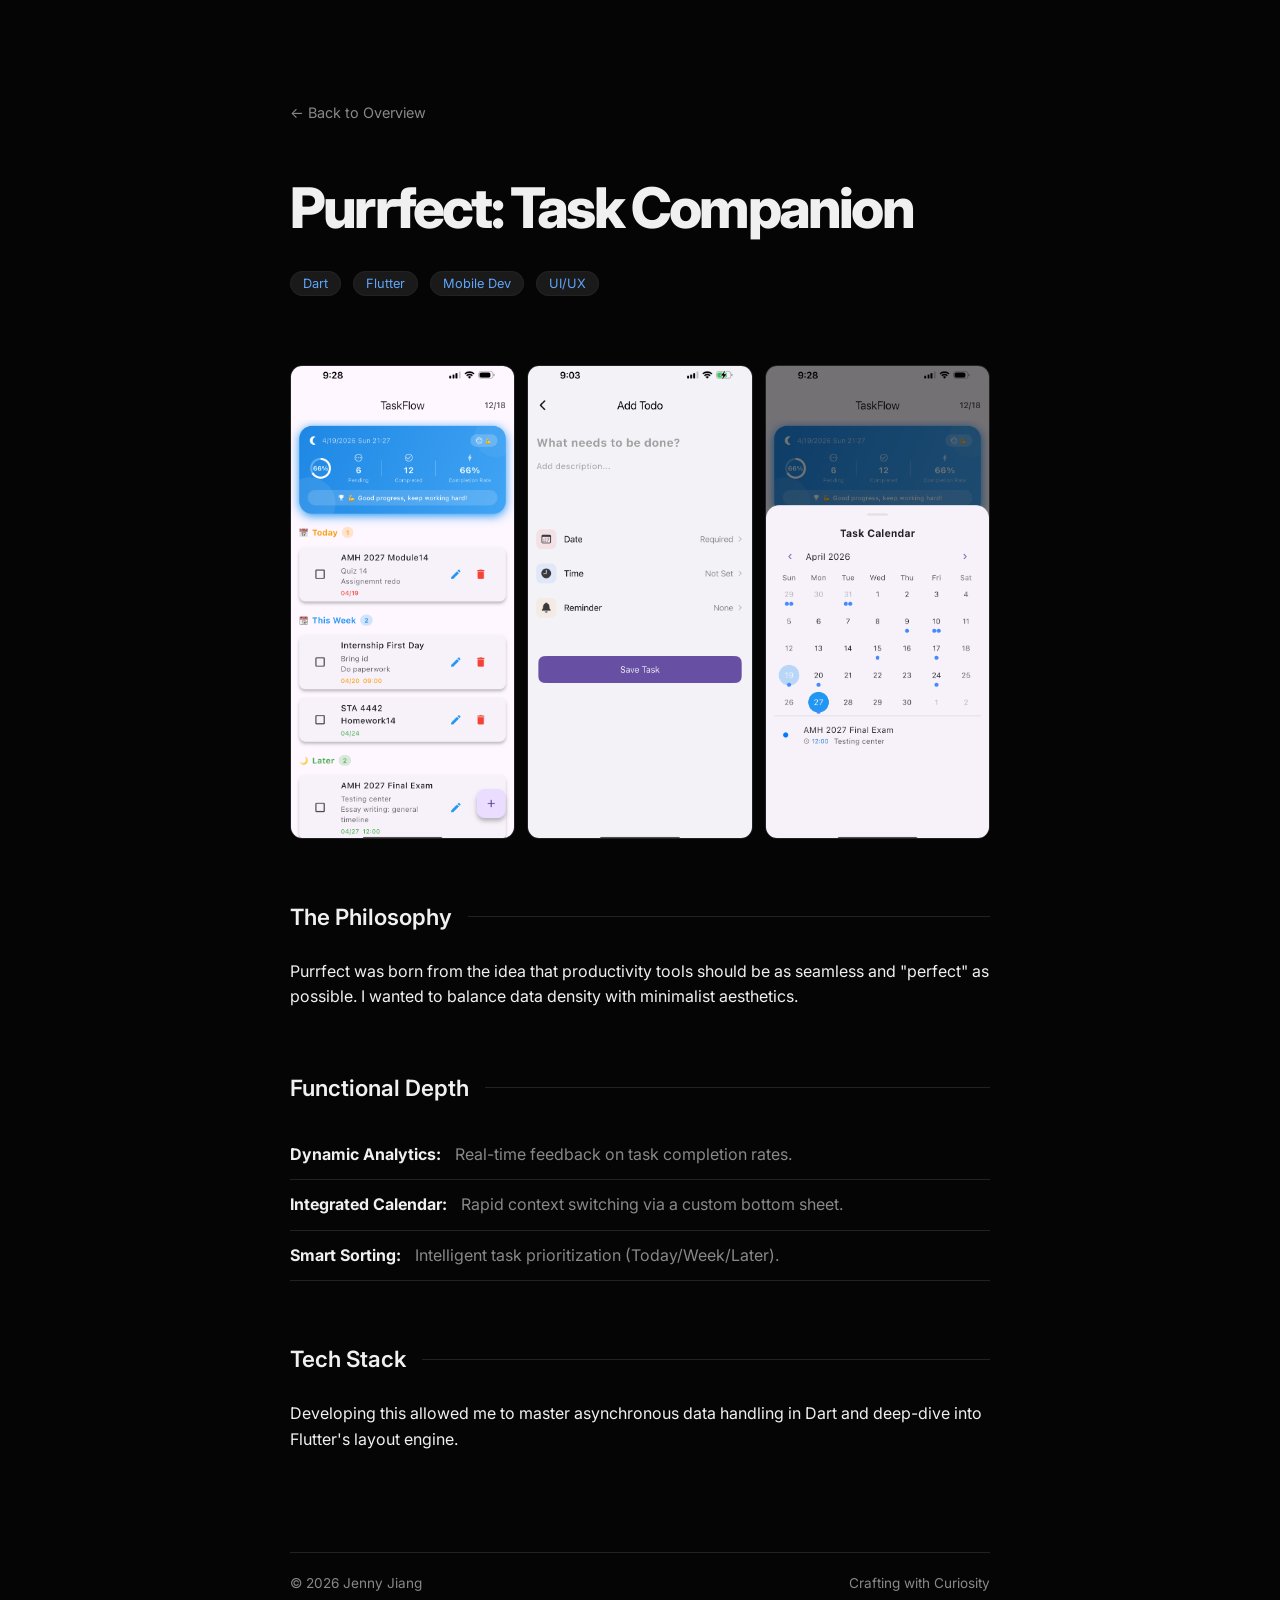
<file: projects/todo-detail.html>
<!DOCTYPE html>
<html lang="en">
<head>
    <meta charset="UTF-8">
    <meta name="viewport" content="width=device-width, initial-scale=1.0">
    <title>Purrfect | Project Details</title>
    <link href="https://fonts.googleapis.com/css2?family=Inter:wght@400;600;800&display=swap" rel="stylesheet">
    <link rel="stylesheet" href="../css/main.css">
</head>
<body>
    <div class="container">
        <a href="../index.html" class="back-link">← Back to Overview</a>

        <header>
            <h1>Purrfect: Task Companion</h1>
            <div class="tag-row">
                <span class="tag">Dart</span>
                <span class="tag">Flutter</span>
                <span class="tag">Mobile Dev</span>
                <span class="tag">UI/UX</span>
            </div>
        </header>

        <section>
            <div class="project-image">
                <img src="../assets/todo-images/interface.PNG" alt="Interface" style="max-width:100%; height:auto;">
                <img src="../assets/todo-images/addtodo.PNG" alt="Add Todo" style="max-width:100%; height:auto;">
                <img src="../assets/todo-images/calendar.PNG" alt="Calendar" style="max-width:100%; height:auto;">
            </div>

            <h2>The Philosophy</h2>
            <p>Purrfect was born from the idea that productivity tools should be as seamless and "perfect" as possible. I wanted to balance data density with minimalist aesthetics.</p>

            <h2>Functional Depth</h2>
            <ul class="feature-list">
                <li><strong>Dynamic Analytics:</strong> Real-time feedback on task completion rates.</li>
                <li><strong>Integrated Calendar:</strong> Rapid context switching via a custom bottom sheet.</li>
                <li><strong>Smart Sorting:</strong> Intelligent task prioritization (Today/Week/Later).</li>
            </ul>

            <h2>Tech Stack</h2>
            <p>Developing this allowed me to master asynchronous data handling in Dart and deep-dive into Flutter's layout engine.</p>
        </section>

        <footer>
            <span>© 2026 Jenny Jiang</span>
            <span>Crafting with Curiosity</span>
        </footer>
    </div>
    <script src="../js/script.js"></script>
</body>
</html>
</file>
<file: css/main.css>
/* --- Design System & Variables --- */
:root {
    --bg-color: #050505;
    --card-bg: #111111;
    --text-main: #f0f0f0;
    --text-dim: #888888;
    --accent: #60a5fa; /* Modern Blue */
    --border: #222222;
}

/* --- Base Styles --- *//* --- Design System & Variables --- */
:root {
    --bg-color: #050505;
    --card-bg: #111111;
    --text-main: #f0f0f0;
    --text-dim: #888888;
    --accent: #60a5fa; /* Modern Blue */
    --border: #222222;
}

/* --- Base Styles --- */
body {
    background-color: var(--bg-color);
    color: var(--text-main);
    font-family: 'Inter', -apple-system, BlinkMacSystemFont, sans-serif;
    margin: 0;
    padding: 0;
    line-height: 1.6;
    -webkit-font-smoothing: antialiased;
}

.container {
    max-width: 700px;
    margin: 0 auto;
    padding: 100px 24px;
}

a {
    color: var(--accent);
    text-decoration: none;
}

/* --- Typography & Headers --- */
header {
    margin-bottom: 70px;
}

h1 {
    font-size: 3.5rem;
    font-weight: 800;
    margin: 0 0 16px 0;
    letter-spacing: -0.05em;
}

.subtitle {
    font-size: 1.1rem;
    color: var(--accent);
    font-weight: 600;
    text-transform: uppercase;
    letter-spacing: 0.1em;
    margin-bottom: 20px;
}

.desc {
    font-size: 1.15rem;
    color: var(--text-dim);
    max-width: 540px;
}

section {
    margin-bottom: 80px; /* Space between sections */
}

h2 {
    font-size: 1.4rem;
    font-weight: 600;
    margin: 60px 0 24px 0;
    display: flex;
    align-items: center;
}

h2::after {
    content: "";
    height: 1px;
    flex: 1;
    background: var(--border);
    margin-left: 16px;
}

/* --- Now Card (Live Status) --- */
.now-card {
    background: var(--card-bg);
    padding: 20px;
    border-radius: 12px;
    border-left: 4px solid var(--accent);
    font-size: 0.95rem;
    color: var(--text-dim);
}

.now-card b { color: var(--text-main); }

/* --- Project Cards (Homepage) --- */
.project-card {
    background: var(--card-bg);
    padding: 24px;
    border-radius: 16px;
    margin-bottom: 20px;
    border: 1px solid var(--border);
    transition: all 0.3s ease;
    display: block;
}

.project-card:hover {
    border-color: var(--accent);
    transform: translateY(-4px);
    background: #161616;
}

.project-card h3 {
    margin: 0 0 8px 0;
    color: var(--text-main);
    font-size: 1.2rem;
}

.project-card p {
    margin: 0;
    color: var(--text-dim);
    font-size: 1rem;
}

/* --- Book List & Accordion --- */
.list-container {
    border-top: 1px solid var(--border);
}

.book-item {
    border-bottom: 1px solid var(--border);
    transition: all 0.3s ease;
}

.book-header {
    display: flex;
    justify-content: space-between;
    align-items: center;
    padding: 24px 0;
    cursor: pointer;
    position: relative;
}

.book-info {
    display: flex;
    flex-direction: column;
    z-index: 2;
}

.list-item-title {
    font-weight: 500;
    color: var(--text-main);
}

.author {
    font-size: 0.85rem;
    color: var(--text-dim);
    margin-top: 4px;
}

.hover-quote {
    position: absolute;
    left: 50%;
    transform: translateX(-50%);
    font-style: italic;
    font-size: 0.9rem;
    color: var(--accent);
    opacity: 0;
    transition: opacity 0.3s ease;
    pointer-events: none;
    white-space: nowrap;
}

.book-header:hover .hover-quote { opacity: 0.6; }
.book-header:hover .list-item-title { color: var(--accent); }

.arrow {
    color: var(--text-dim);
    transition: transform 0.3s ease;
}

.book-content {
    max-height: 0;
    overflow: hidden;
    transition: max-height 0.4s cubic-bezier(0.4, 0, 0.2, 1);
}

.book-content p {
    padding: 0 0 24px 0;
    margin: 0;
    font-size: 0.95rem;
    color: var(--text-dim);
    line-height: 1.8;
}

.book-item.active .book-content { max-height: 300px; }
.book-item.active .arrow { transform: rotate(180deg); color: var(--accent); }

/* --- Moments Gallery (Homepage Grid) --- */
.photo-grid {
    display: grid;
    grid-template-columns: repeat(3, 1fr);
    gap: 16px;
    margin-top: 24px;
}

.photo-item {
    position: relative; 
    aspect-ratio: 1 / 1; /* Square aspect ratio */
    overflow: hidden;
    border-radius: 16px;
    border: 1px solid var(--border);
    background: var(--card-bg);
}

.photo-item img {
    width: 100%;
    height: 100%;
    object-fit: cover;
    transition: transform 0.6s cubic-bezier(0.4, 0, 0.2, 1);
}

.photo-overlay {
    position: absolute;
    bottom: 0;
    left: 0;
    width: 100%;
    height: 100%;
    background: linear-gradient(to top, rgba(0,0,0,0.8) 0%, rgba(0,0,0,0) 60%);
    display: flex;
    align-items: flex-end;
    padding: 20px;
    box-sizing: border-box;
    opacity: 0;
    transform: translateY(10px);
    transition: all 0.4s ease;
}

.photo-overlay span {
    color: #ffffff;
    font-size: 0.85rem;
    font-weight: 500;
    letter-spacing: 0.05em;
}

.photo-item:hover img { transform: scale(1.1); }
.photo-item:hover .photo-overlay {
    opacity: 1;
    transform: translateY(0);
}

/* --- Project Detail Page Specifics --- */
.back-link {
    display: inline-block;
    margin-bottom: 40px;
    color: var(--text-dim);
    font-size: 0.9rem;
    transition: color 0.2s;
}
.back-link:hover { color: var(--accent); }

.tag-row { margin-bottom: 40px; }
.tag {
    font-size: 0.8rem;
    background: #1a1a1a;
    padding: 4px 12px;
    border-radius: 20px;
    border: 1px solid var(--border);
    margin-right: 8px;
    color: var(--accent);
}

/* --- Project Screenshot Gallery (Side-by-Side) --- */
.project-image {
    width: 100%;
    margin-bottom: 40px;
    display: flex; /* Horizontal layout */
    gap: 12px;
    justify-content: space-between;
}

.project-image img {
    flex: 1; 
    width: 0; /* Essential to prevent overflow */
    height: auto;
    aspect-ratio: 9 / 19; /* Standard mobile screen ratio */
    object-fit: cover;
    border-radius: 12px;
    border: 1px solid var(--border);
    transition: transform 0.3s ease;
}

.project-image img:hover {
    transform: translateY(-5px);
    border-color: var(--accent);
}

.feature-list { padding: 0; list-style: none; }
.feature-list li {
    padding: 12px 0;
    border-bottom: 1px solid var(--border);
    color: var(--text-dim);
}
.feature-list li strong { color: var(--text-main); margin-right: 10px; }

/* --- Background Glow & Footer --- */
.glow {
    position: fixed;
    top: 0;
    left: 50%;
    transform: translateX(-50%);
    width: 100%;
    height: 100%;
    background: radial-gradient(circle at 80% 20%, rgba(96, 165, 250, 0.08) 0%, rgba(0,0,0,0) 50%);
    z-index: -1;
    pointer-events: none;
}

footer {
    margin-top: 100px;
    padding-top: 20px;
    border-top: 1px solid var(--border);
    color: var(--text-dim);
    font-size: 0.85rem;
    display: flex;
    justify-content: space-between;
}

/* --- Responsive Layout --- */
@media (max-width: 600px) {
    .photo-grid { grid-template-columns: 1fr; } /* Stack moments vertically on mobile */
    .photo-overlay { opacity: 1; transform: translateY(0); }
    
    .project-image { flex-direction: column; } /* Stack project screenshots on mobile */
    .project-image img { width: 100%; }
}
body {
    background-color: var(--bg-color);
    color: var(--text-main);
    font-family: 'Inter', -apple-system, BlinkMacSystemFont, sans-serif;
    margin: 0;
    padding: 0;
    line-height: 1.6;
    -webkit-font-smoothing: antialiased;
}

.container {
    max-width: 700px;
    margin: 0 auto;
    padding: 100px 24px;
}

a {
    color: var(--accent);
    text-decoration: none;
}

/* --- Header --- */
header {
    margin-bottom: 70px;
}

h1 {
    font-size: 3.5rem;
    font-weight: 800;
    margin: 0 0 16px 0;
    letter-spacing: -0.05em;
}

.subtitle {
    font-size: 1.1rem;
    color: var(--accent);
    font-weight: 600;
    text-transform: uppercase;
    letter-spacing: 0.1em;
    margin-bottom: 20px;
}

.desc {
    font-size: 1.15rem;
    color: var(--text-dim);
    max-width: 540px;
}

/* --- Section Titles --- */
section {
    margin-bottom: 80px;
}

h2 {
    font-size: 1.4rem;
    font-weight: 600;
    margin: 60px 0 24px 0;
    display: flex;
    align-items: center;
}

h2::after {
    content: "";
    height: 1px;
    flex: 1;
    background: var(--border);
    margin-left: 16px;
}

/* --- Now Card --- */
.now-card {
    background: var(--card-bg);
    padding: 20px;
    border-radius: 12px;
    border-left: 4px solid var(--accent);
    font-size: 0.95rem;
    color: var(--text-dim);
}
.now-card b { color: var(--text-main); }

/* --- Project Cards --- */
.project-card {
    background: var(--card-bg);
    padding: 24px;
    border-radius: 16px;
    margin-bottom: 20px;
    border: 1px solid var(--border);
    transition: all 0.3s ease;
    display: block;
}

.project-card:hover {
    border-color: var(--accent);
    transform: translateY(-4px);
    background: #161616;
}

.project-card h3 {
    margin: 0 0 8px 0;
    color: var(--text-main);
    font-size: 1.2rem;
}

.project-card p {
    margin: 0;
    color: var(--text-dim);
    font-size: 1rem;
}

/* --- Book List & Accordion --- */
.list-container {
    border-top: 1px solid var(--border);
}

.book-item {
    border-bottom: 1px solid var(--border);
    transition: all 0.3s ease;
}

.book-header {
    display: flex;
    justify-content: space-between;
    align-items: center;
    padding: 24px 0;
    cursor: pointer;
    position: relative;
}

.book-info {
    display: flex;
    flex-direction: column;
    z-index: 2;
}

.list-item-title {
    font-weight: 500;
    color: var(--text-main);
}

.author {
    font-size: 0.85rem;
    color: var(--text-dim);
    margin-top: 4px;
}

.hover-quote {
    position: absolute;
    left: 50%;
    transform: translateX(-50%);
    font-style: italic;
    font-size: 0.9rem;
    color: var(--accent);
    opacity: 0;
    transition: opacity 0.3s ease;
    pointer-events: none;
    white-space: nowrap;
}

.book-header:hover .hover-quote {
    opacity: 0.6;
}

.book-header:hover .list-item-title {
    color: var(--accent);
}

.arrow {
    color: var(--text-dim);
    transition: transform 0.3s ease;
}

.book-content {
    max-height: 0;
    overflow: hidden;
    transition: max-height 0.4s cubic-bezier(0.4, 0, 0.2, 1);
}

.book-content p {
    padding: 0 0 24px 0;
    margin: 0;
    font-size: 0.95rem;
    color: var(--text-dim);
    line-height: 1.8;
}

.book-item.active .book-content {
    max-height: 300px;
}

.book-item.active .arrow {
    transform: rotate(180deg);
    color: var(--accent);
}

/* --- Infinite Scrolling Gallery --- */
.carousel-container::before,
.carousel-container::after {
    content: "";
    position: absolute;
    top: 0;
    width: 100px;
    height: 100%;
    z-index: 2;
    pointer-events: none;
}
.carousel-container::before {
    left: 0;
    background: linear-gradient(to right, var(--bg-color), transparent);
}
.carousel-container::after {
    right: 0;
    background: linear-gradient(to left, var(--bg-color), transparent);
}

.carousel-container {
    width: 100%;
    overflow: hidden; /* Hide the photos outside the container */
    padding: 20px 0;
    position: relative;
}

.carousel-track {
    display: flex;
    width: max-content; /* Ensure the track is wide enough for all photos */
    gap: 20px;
    animation: scroll-left 45s linear infinite;

    will-change: transform;
    backface-visibility: hidden; 
}

/* Pause the scrolling when hovering */
.carousel-track:hover {
    animation-play-state: paused;
}

@keyframes scroll-left {
    0% {
        transform: translateX(0);
    }
    100% {
        /* This scrolls exactly half of the track (one full set of images) */
        transform: translateX(-50%);
    }
}

.photo-item {
    flex: 0 0 280px; /* Fixed width for each photo */
    aspect-ratio: 1 / 1;
    position: relative;
    border-radius: 16px;
    overflow: hidden;
    border: 1px solid var(--border);
    background: var(--card-bg);
    cursor: pointer;
}

/* Keep your existing .photo-item img and .photo-overlay styles */
.photo-item img {
    width: 100%;
    height: 100%;
    object-fit: cover;
    transition: transform 0.5s ease;
}

.photo-item:hover img {
    transform: scale(1.1);
}

/* 悬浮遮罩层 */
.photo-overlay {
    position: absolute;
    bottom: 0;
    left: 0;
    width: 100%;
    height: 100%;
    background: linear-gradient(to top, rgba(0,0,0,0.7) 0%, rgba(0,0,0,0) 50%); /* 渐变遮罩，更清晰 */
    display: flex;
    align-items: flex-end; /* 文字放在底部 */
    padding: 20px;
    box-sizing: border-box;
    opacity: 0; /* 默认隐藏 */
    transform: translateY(10px); /* 默认下移一点，增加滑出感 */
    transition: all 0.4s ease;
}

.photo-overlay span {
    color: #ffffff;
    font-size: 0.9rem;
    font-weight: 500;
    letter-spacing: 0.05em;
}

/* 悬停时的动作 */
.photo-item:hover img {
    transform: scale(1.1); /* 图片轻微放大 */
}

.photo-item:hover .photo-overlay {
    opacity: 1; /* 遮罩显现 */
    transform: translateY(0); /* 文字滑回正常位置 */
}

/* 手机端适配 */
@media (max-width: 600px) {
    .photo-grid { grid-template-columns: 1fr; }
    .photo-overlay { opacity: 1; transform: translateY(0); } /* 手机端建议直接显示文字 */
}

/* --- Project Detail Specifics --- */
.back-link {
    display: inline-block;
    margin-bottom: 40px;
    color: var(--text-dim);
    font-size: 0.9rem;
    transition: color 0.2s;
}
.back-link:hover { color: var(--accent); }

.tag-row { margin-bottom: 40px; }
.tag {
    font-size: 0.8rem;
    background: #1a1a1a;
    padding: 4px 12px;
    border-radius: 20px;
    border: 1px solid var(--border);
    margin-right: 8px;
    color: var(--accent);
}

/* --- Project Gallery (Three Images Side-by-Side) --- */
.project-image {
    width: 100%;
    margin-bottom: 40px;
    display: flex;
    gap: 12px;
    justify-content: space-between;
}

.project-image img {
    flex: 1; 
    width: 0;
    height: auto;
    aspect-ratio: 9 / 19;
    object-fit: cover;
    border-radius: 12px;
    border: 1px solid var(--border);
    transition: transform 0.3s ease;
}

.project-image img:hover {
    transform: translateY(-5px);
    border-color: var(--accent);
}

@media (max-width: 600px) {
    .project-image {
        flex-direction: column;
    }
    .project-image img {
        width: 100%;
    }
}

.feature-list { padding: 0; list-style: none; }
.feature-list li {
    padding: 12px 0;
    border-bottom: 1px solid var(--border);
    color: var(--text-dim);
}
.feature-list li strong { color: var(--text-main); margin-right: 10px; }

/* --- Footer & Glow --- */
.glow {
    position: fixed;
    top: 0;
    left: 50%;
    transform: translateX(-50%);
    width: 100%;
    height: 100%;
    background: radial-gradient(circle at 80% 20%, rgba(96, 165, 250, 0.08) 0%, rgba(0,0,0,0) 50%);
    z-index: -1;
    pointer-events: none;
}

footer {
    margin-top: 100px;
    padding-top: 20px;
    border-top: 1px solid var(--border);
    color: var(--text-dim);
    font-size: 0.85rem;
    display: flex;
    justify-content: space-between;
}
</file>
